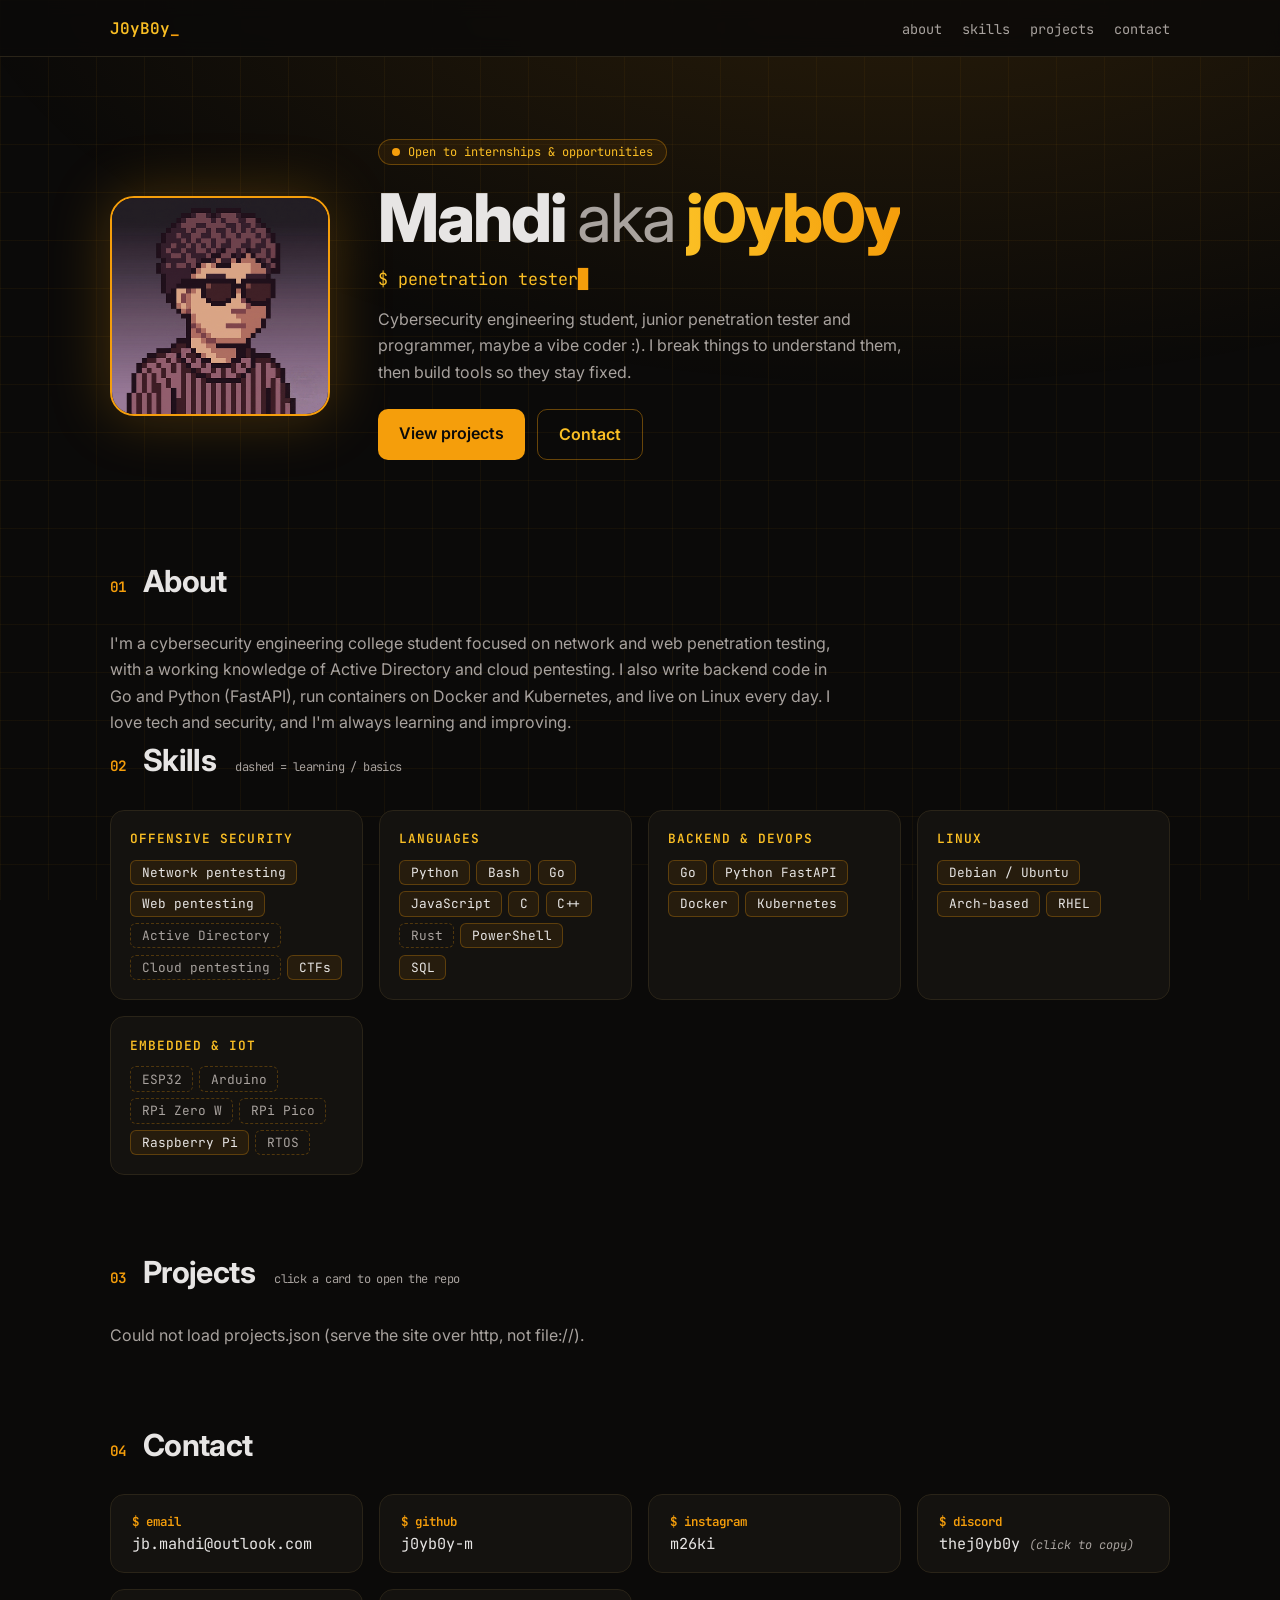
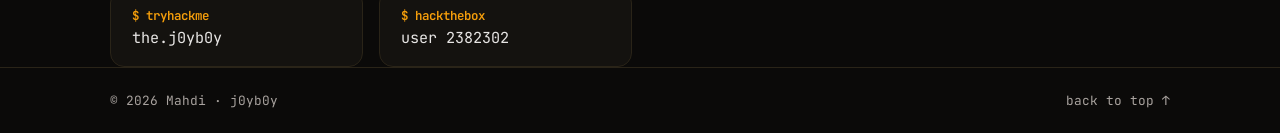
<file: index.html>
<!DOCTYPE html>
<html lang="en">
<head>
<meta charset="UTF-8">
<meta name="viewport" content="width=device-width, initial-scale=1">
<title>Mahdi (j0yb0y) — Penetration Tester & Programmer</title>
<meta name="description" content="Mahdi aka j0yb0y — cybersecurity engineering student, penetration tester and programmer.">
<meta name="theme-color" content="#0b0a09">
<link rel="icon" href="favicon.ico" sizes="any">
<link rel="icon" href="favicon-32.png" type="image/png" sizes="32x32">
<link rel="apple-touch-icon" href="apple-touch-icon.png">
<link rel="preconnect" href="https://fonts.googleapis.com">
<link rel="preconnect" href="https://fonts.gstatic.com" crossorigin>
<link href="https://fonts.googleapis.com/css2?family=Inter:wght@400;500;600;800&family=JetBrains+Mono:wght@400;600&display=swap" rel="stylesheet">
<link rel="stylesheet" href="style.css">
<script src="main.js" defer></script>
</head>
<body>
<header class="nav"><div class="wrap">
  <a class="brand" href="#home">J0yB0y<span class="cur">_</span></a>
  <nav><a href="#about">about</a><a href="#skills">skills</a><a href="#projects">projects</a><a href="#contact">contact</a></nav>
</div></header>

<main>
<section id="home" class="wrap hero">
  <img class="pfp" src="pfp.png" width="220" height="220" alt="Pixel-art avatar of Mahdi">
  <div>
    <p class="badge"><i></i> Open to internships &amp; opportunities</p>
    <h1>Mahdi <span class="dim">aka</span> <span class="hl">j0yb0y</span></h1>
    <p class="prompt">$ <span id="typed"></span><span class="cur">█</span></p>
    <p class="lead">Cybersecurity engineering student, junior penetration tester and programmer, maybe a vibe coder :). I break things to understand them, then build tools so they stay fixed.</p>
    <p class="cta"><a class="btn" href="#projects">View projects</a><a class="btn ghost" href="#contact">Contact</a></p>
  </div>
</section>

<section id="about" class="wrap reveal">
  <h2><span>01</span> About</h2>
  <p>I'm a cybersecurity engineering college student focused on network and web penetration testing, with a working knowledge of Active Directory and cloud pentesting. I also write backend code in Go and Python (FastAPI), run containers on Docker and Kubernetes, and live on Linux every day. I love tech and security, and I'm always learning and improving.</p>
</section>

<section id="skills" class="wrap reveal">
  <h2><span>02</span> Skills <small>dashed = learning / basics</small></h2>
  <div class="groups">
    <div><h3>Offensive security</h3><ul><li>Network pentesting<li>Web pentesting<li class="l">Active Directory<li class="l">Cloud pentesting<li>CTFs</ul></div>
    <div><h3>Languages</h3><ul><li>Python<li>Bash<li>Go<li>JavaScript<li>C<li>C++<li class="l">Rust<li>PowerShell<li>SQL</ul></div>
    <div><h3>Backend &amp; DevOps</h3><ul><li>Go<li>Python FastAPI<li>Docker<li>Kubernetes</ul></div>
    <div><h3>Linux</h3><ul><li>Debian / Ubuntu<li>Arch-based<li>RHEL</ul></div>
    <div><h3>Embedded &amp; IoT</h3><ul><li class="l">ESP32<li class="l">Arduino<li class="l">RPi Zero W<li class="l">RPi Pico<li>Raspberry Pi<li class="l">RTOS</ul></div>
  </div>
</section>

<section id="projects" class="reveal">
  <div class="wrap"><h2><span>03</span> Projects <small>click a card to open the repo</small></h2></div>
  <div class="marquee" id="gallery" aria-live="polite"><p class="wrap muted">Loading projects…</p></div>
</section>

<section id="contact" class="wrap reveal">
  <h2><span>04</span> Contact</h2>
  <div class="contact">
    <a class="card" href="mailto:jb.mahdi@outlook.com"><b>$ email</b>jb.mahdi@outlook.com</a>
    <a class="card" href="https://github.com/j0yb0y-m" target="_blank" rel="noopener noreferrer"><b>$ github</b>j0yb0y-m</a>
    <a class="card" href="https://www.instagram.com/m26ki" target="_blank" rel="noopener noreferrer"><b>$ instagram</b>m26ki</a>
    <button class="card" type="button" data-copy="thej0yb0y"><b>$ discord</b><span>thej0yb0y <em>(click to copy)</em></span></button>
    <a class="card" href="https://tryhackme.com/p/the.j0yb0y" target="_blank" rel="noopener noreferrer"><b>$ tryhackme</b>the.j0yb0y</a>
    <a class="card" href="https://app.hackthebox.com/users/2382302" target="_blank" rel="noopener noreferrer"><b>$ hackthebox</b>user 2382302</a>
  </div>
</section>
</main>

<footer><div class="wrap"><span>© <span id="yr">2026</span> Mahdi · j0yb0y</span><a href="#home">back to top ↑</a></div></footer>
<noscript><p class="wrap muted">JavaScript is needed for the animations and project gallery.</p></noscript>
</body>
</html>
</file>
<file: style.css>
:root{--bg:#0b0a09;--panel:#14120f;--line:#2a2418;--tx:#e7e5e4;--mut:#a8a29e;--am:#f59e0b;--am2:#fbbf24;--mono:'JetBrains Mono',ui-monospace,monospace}
*{box-sizing:border-box}html{scroll-behavior:smooth;scroll-padding-top:4.5rem}
body{margin:0;background:var(--bg);color:var(--tx);font:16px/1.65 Inter,system-ui,sans-serif;-webkit-font-smoothing:antialiased}
body::before{content:"";position:fixed;inset:0;z-index:-1;pointer-events:none;background:radial-gradient(60rem 30rem at 70% -10%,#f59e0b22,transparent),linear-gradient(#f59e0b0d 1px,transparent 1px) 0 0/48px 48px,linear-gradient(90deg,#f59e0b0d 1px,transparent 1px) 0 0/48px 48px;animation:grid 12s linear infinite}
@keyframes grid{to{background-position:0 0,0 48px,48px 0}}
::selection{background:var(--am);color:#000}a{color:inherit;text-decoration:none}
.wrap{max-width:1100px;margin:0 auto;padding:0 1.25rem}section{padding:4.5rem 0}
.nav{position:sticky;top:0;z-index:9;background:#0b0a09d9;backdrop-filter:blur(10px);border-bottom:1px solid var(--line)}
.nav .wrap{display:flex;justify-content:space-between;align-items:center;height:3.5rem}
.brand{font:600 1rem var(--mono);color:var(--am2)}nav a{font:.85rem var(--mono);color:var(--mut);margin-left:1.25rem;transition:color .2s}nav a:hover{color:var(--am2)}
.cur{color:var(--am);animation:blink 1s steps(1) infinite}@keyframes blink{50%{opacity:0}}
.hero{display:flex;gap:3rem;align-items:center;padding-top:5rem;padding-bottom:5rem}
.pfp{width:220px;height:220px;border-radius:24px;border:2px solid var(--am);image-rendering:pixelated;box-shadow:0 0 60px #f59e0b44;animation:float 5s ease-in-out infinite}
@keyframes float{50%{transform:translateY(-10px)}}
.badge{display:inline-flex;gap:.5rem;align-items:center;margin:0 0 1rem;padding:.25rem .8rem;border:1px solid #f59e0b55;border-radius:99px;background:#f59e0b14;color:var(--am2);font:.75rem var(--mono)}
.badge i{width:8px;height:8px;border-radius:50%;background:var(--am);animation:pulse 1.6s infinite}@keyframes pulse{50%{opacity:.3}}
h1{margin:0;font-size:clamp(2.4rem,7vw,4.2rem);line-height:1.1;font-weight:800;letter-spacing:-.03em}.dim{color:var(--mut);font-weight:400}
.hl{background:linear-gradient(90deg,var(--am2),var(--am));-webkit-background-clip:text;background-clip:text;color:transparent}
.prompt{font:1.05rem var(--mono);color:var(--am2);margin:.8rem 0}.lead{color:var(--mut);max-width:34rem}
.cta{display:flex;gap:.8rem;flex-wrap:wrap;margin-top:1.5rem}
.btn{padding:.7rem 1.3rem;border-radius:10px;background:var(--am);color:#0b0a09;font-weight:600;transition:transform .2s,box-shadow .2s}.btn:hover{transform:translateY(-2px);box-shadow:0 8px 24px #f59e0b44}
.btn.ghost{background:transparent;color:var(--am2);border:1px solid #f59e0b66}
h2{font-size:1.9rem;margin:0 0 1.5rem;letter-spacing:-.02em}h2 span{font:600 .9rem var(--mono);color:var(--am);margin-right:.6rem}h2 small{font:400 .75rem var(--mono);color:var(--mut);margin-left:.8rem}
#about p{max-width:46rem;color:var(--mut);margin:0}
.groups{display:grid;grid-template-columns:repeat(auto-fit,minmax(250px,1fr));gap:1rem}
.groups>div,.card,.proj{background:var(--panel);border:1px solid var(--line);border-radius:14px;transition:border-color .2s,transform .2s}
.groups>div{padding:1.2rem}.groups>div:hover{border-color:#f59e0b66}
h3{margin:0 0 .8rem;font:600 .8rem var(--mono);color:var(--am2);text-transform:uppercase;letter-spacing:.08em}
ul{list-style:none;margin:0;padding:0;display:flex;flex-wrap:wrap;gap:.4rem}
li{padding:.2rem .65rem;border-radius:6px;background:#f59e0b14;border:1px solid #f59e0b44;font:.8rem var(--mono)}li.l{border-style:dashed;color:var(--mut);background:none}
.marquee{overflow:hidden;mask-image:linear-gradient(90deg,transparent,#000 6%,#000 94%,transparent)}
.track{display:flex;gap:1.2rem;width:max-content;padding:.5rem 0;animation:scroll var(--dur,40s) linear infinite}
.marquee:hover .track,.marquee:focus-within .track{animation-play-state:paused}
@keyframes scroll{to{transform:translateX(calc(-50% - .6rem))}}
.proj{display:flex;flex-direction:column;gap:.6rem;width:300px;min-height:200px;padding:1.3rem;flex:none}
.proj:hover,.proj:focus-visible{border-color:var(--am);transform:translateY(-6px);box-shadow:0 12px 30px #f59e0b22;outline:none}
.proj h4{margin:0;font:600 1.05rem var(--mono);color:var(--am2)}.proj p{margin:0;color:var(--mut);font-size:.9rem;flex:1}
.proj .tags{font:.72rem var(--mono);color:var(--am)}.proj .go{font:.8rem var(--mono)}
.muted{color:var(--mut)}
.contact{display:grid;grid-template-columns:repeat(auto-fit,minmax(250px,1fr));gap:1rem}
.card{display:block;padding:1.1rem 1.3rem;font:.95rem var(--mono);color:var(--tx);cursor:pointer;text-align:left;width:100%}
.card b{display:block;color:var(--am);font-weight:600;font-size:.78rem;margin-bottom:.2rem}.card em{color:var(--mut);font-size:.75rem}
.card:hover,.card:focus-visible{border-color:var(--am);transform:translateY(-3px);outline:none}
footer{border-top:1px solid var(--line);padding:1.5rem 0;color:var(--mut);font:.8rem var(--mono)}footer .wrap{display:flex;justify-content:space-between}footer a:hover{color:var(--am2)}
.reveal{opacity:0;transform:translateY(24px);transition:opacity .7s,transform .7s}.reveal.in{opacity:1;transform:none}
@media(max-width:700px){.hero{flex-direction:column;text-align:center;padding-top:3rem}.cta,.badge{justify-content:center}.lead{margin:0 auto}nav a{margin-left:.8rem}}
@media(prefers-reduced-motion:reduce){*,body::before{animation:none!important;transition:none!important}.reveal{opacity:1;transform:none}.marquee{overflow-x:auto;mask-image:none}}
</file>
